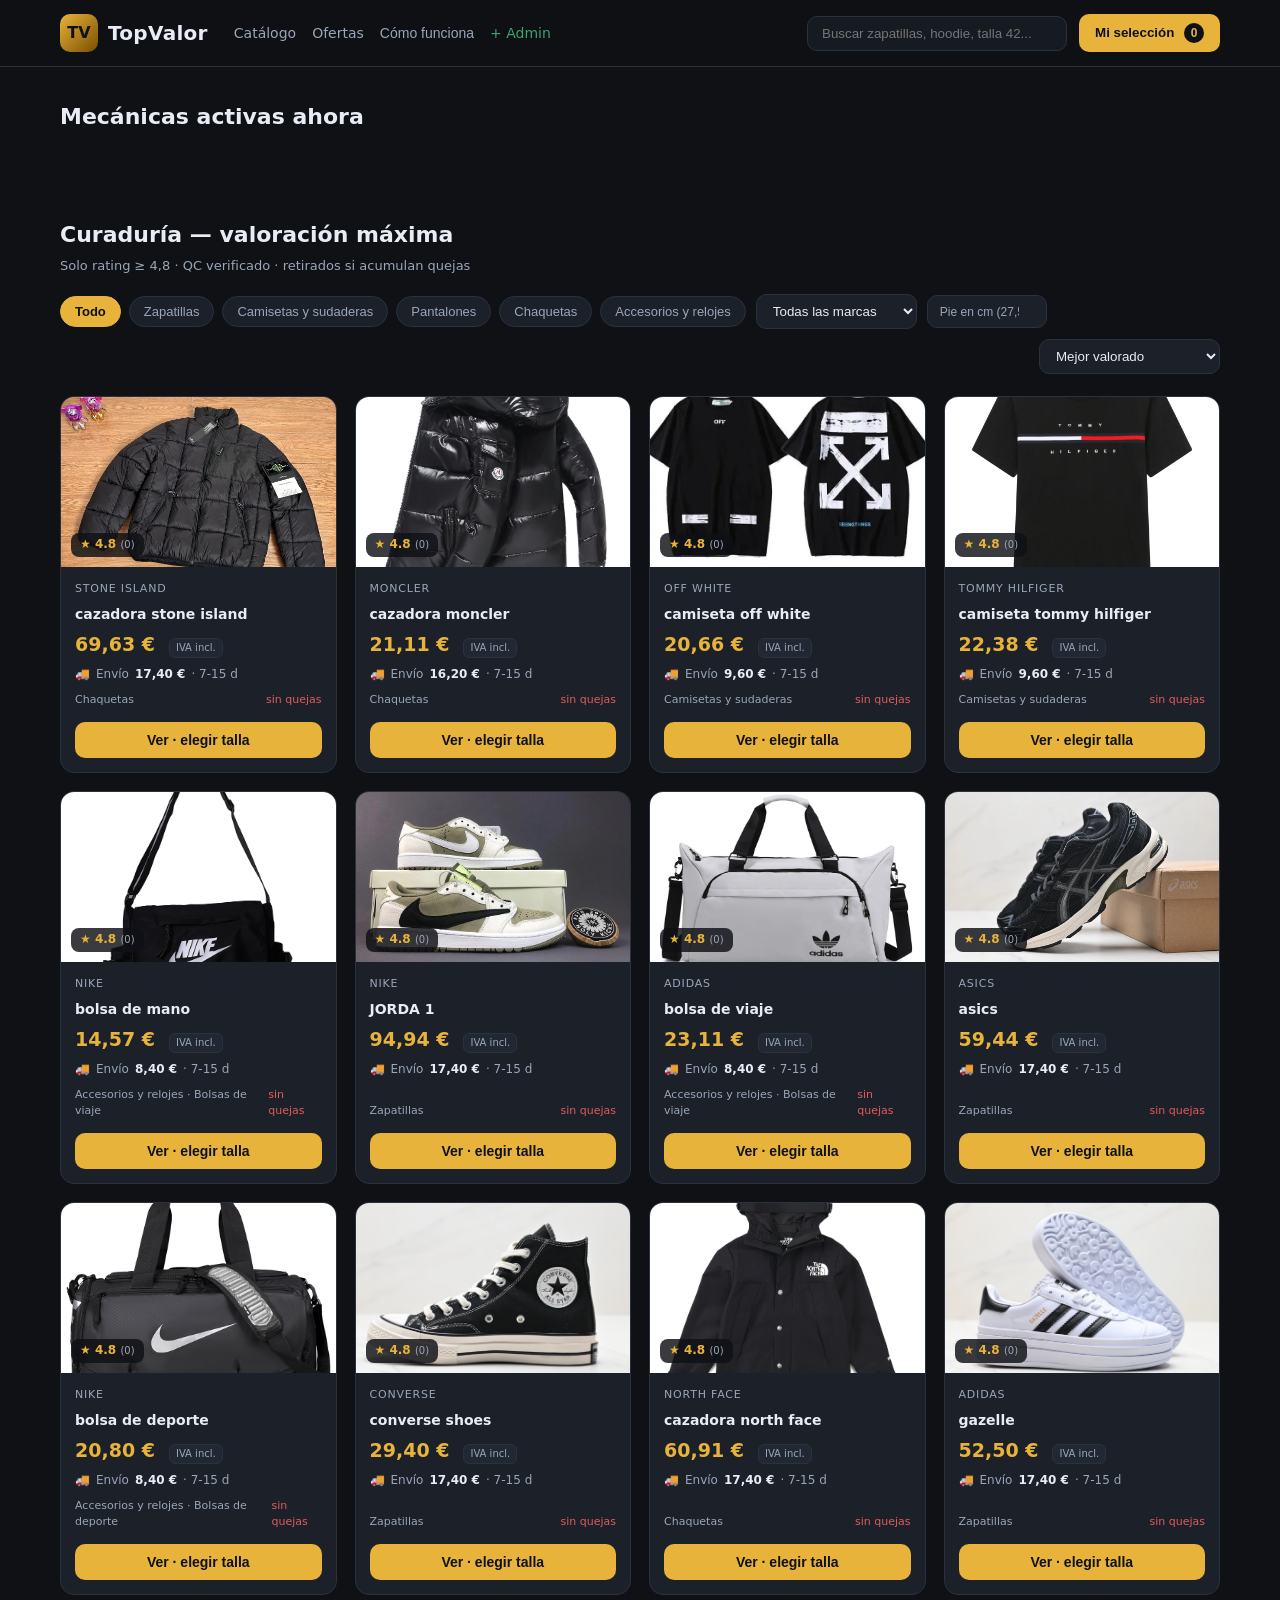
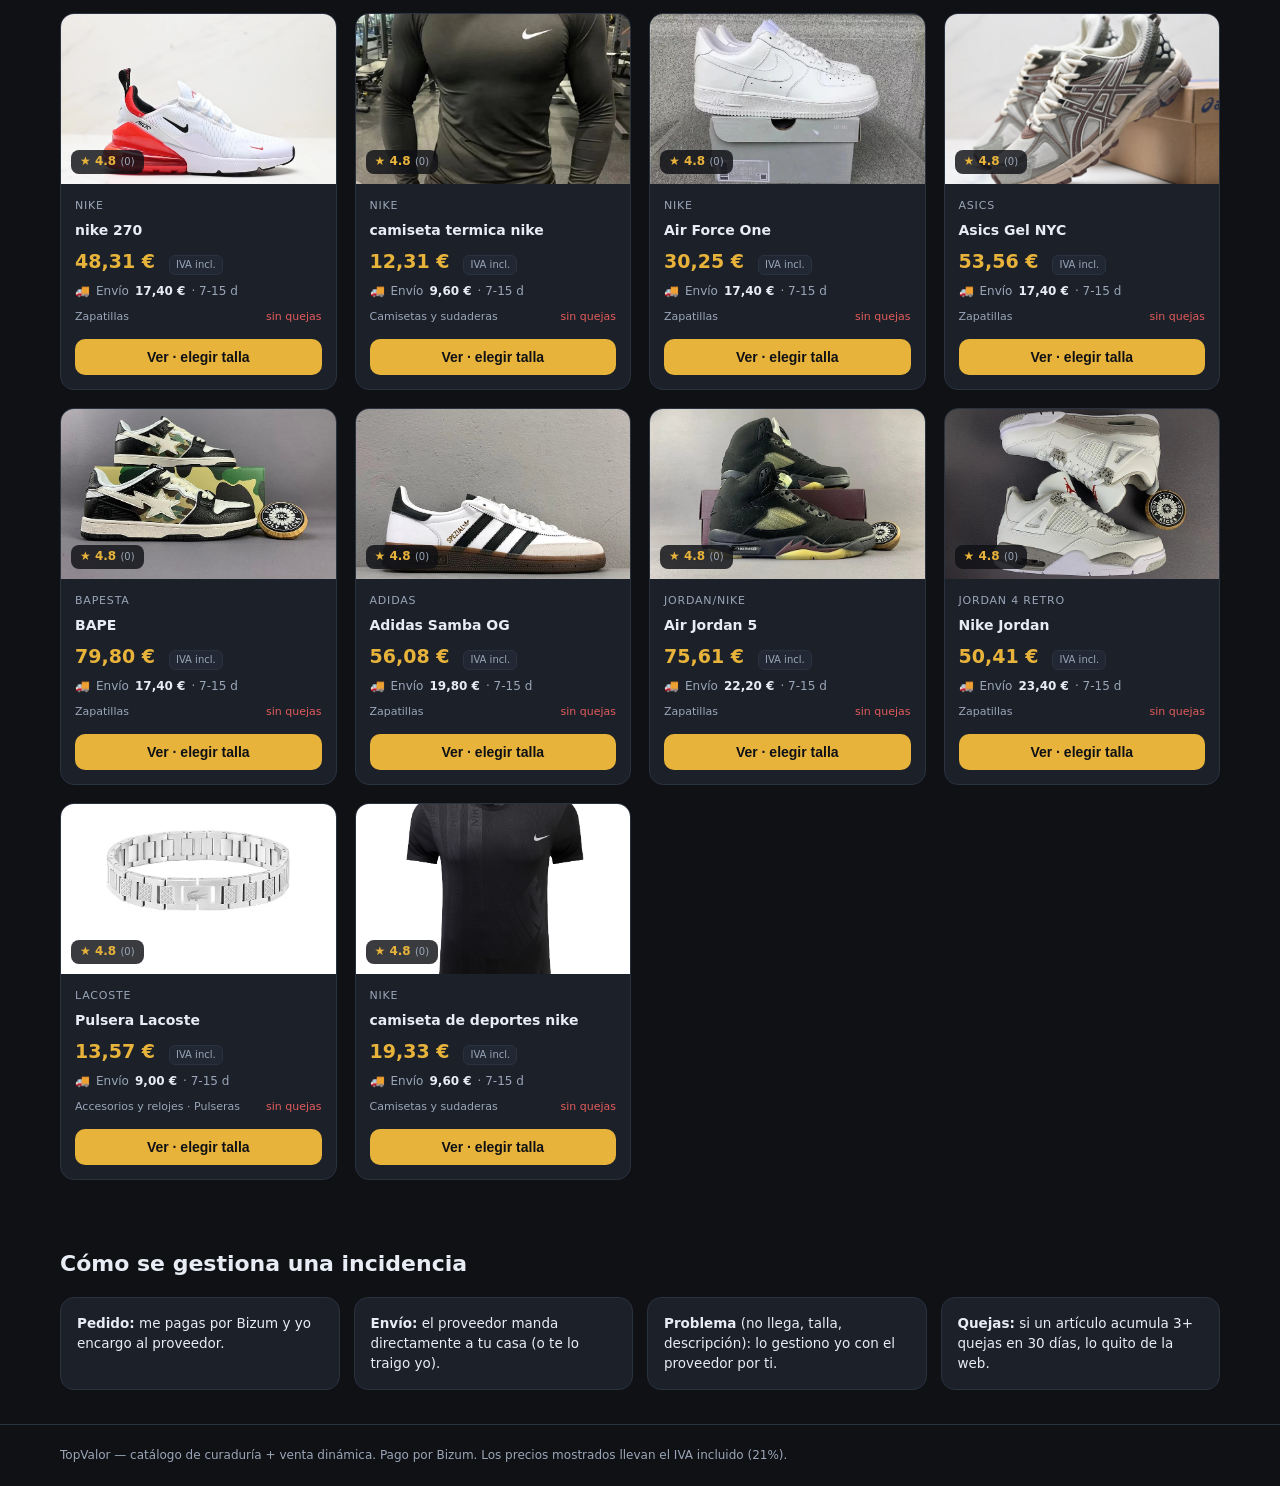
<file: index.html>
<!DOCTYPE html>
<html lang="es">
<head>
<meta charset="UTF-8">
<meta name="viewport" content="width=device-width, initial-scale=1.0">
<title>TopValor — Solo productos con valoración máxima</title>
<meta name="theme-color" content="#e8b33b">
<meta name="apple-mobile-web-app-capable" content="yes">
<meta name="apple-mobile-web-app-status-bar-style" content="black-translucent">
<link rel="manifest" href="manifest.json">
<link rel="icon" href="img/icon-192.svg" type="image/svg+xml">
<link rel="stylesheet" href="css/style.css">
<script>
  if ("serviceWorker" in navigator && location.protocol.startsWith("http")) {
    navigator.serviceWorker.register("sw.js").catch(function () {});
  }
</script>
</head>
<body>

<header class="site-header">
  <div class="container header-inner">
    <a class="brand" href="#"><span class="brand-mark">TV</span><span class="brand-name">TopValor</span></a>
    <nav class="main-nav">
      <a href="#catalogo">Catálogo</a>
      <a href="#ofertas">Ofertas</a>
      <button class="link-btn" data-open="how">Cómo funciona</button>
      <a href="admin.html" style="color:var(--green)">+ Admin</a>
    </nav>
    <div class="header-tools">
      <input id="searchBox" class="search-box" type="search" placeholder="Buscar zapatillas, hoodie, talla 42...">
      <button class="cart-btn" data-open="cart">Mi selección <span id="cartCount" class="cart-count">0</span></button>
    </div>
  </div>
</header>

<section id="ofertas" class="section">
  <div class="container">
    <h2 class="section-title">Mecánicas activas ahora</h2>
    <div class="deal-grid" id="dealGrid"></div>
  </div>
</section>

<section id="catalogo" class="section">
  <div class="container">
    <h2 class="section-title">Curaduría — valoración máxima
      <span class="section-sub">Solo rating &#8805; 4,8 · QC verificado · retirados si acumulan quejas</span>
    </h2>

    <div class="banner" id="retiredBanner" hidden>
      <strong>Artículo retirado</strong> por acumular quejas. Al llegar a 3+ quejas en 30 días, lo quito de la web.
    </div>

    <div class="filter-bar">
      <div class="filter-group" id="categoryFilters"></div>
      <div class="filter-group" id="subcatFilters" style="margin-left:0;margin-top:8px"></div>
      <select id="brandSelect" class="select filter-select" style="margin-left:0">
        <option value="">Todas las marcas</option>
      </select>
      <input id="sizeCmInput" class="filter-size" type="number" step="0.5" min="20" max="31" placeholder="Pie en cm (27,5)">
      <select id="sortSelect" class="select" style="margin-left:auto">
        <option value="rating">Mejor valorado</option>
        <option value="price-asc">Precio: menor a mayor</option>
        <option value="price-desc">Precio: mayor a menor</option>
        <option value="reviews">Más reseñado</option>
      </select>
    </div>

    <div class="product-grid" id="productGrid"></div>
    <div class="grid-empty" id="gridEmpty" hidden>No hay productos con esos filtros.</div>
  </div>
</section>

<section class="section">
  <div class="container">
    <h2 class="section-title">Cómo se gestiona una incidencia</h2>
    <ol class="how-grid">
      <li><strong>Pedido:</strong> me pagas por Bizum y yo encargo al proveedor.</li>
      <li><strong>Envío:</strong> el proveedor manda directamente a tu casa (o te lo traigo yo).</li>
      <li><strong>Problema</strong> (no llega, talla, descripción): lo gestiono yo con el proveedor por ti.</li>
      <li><strong>Quejas:</strong> si un artículo acumula 3+ quejas en 30 días, lo quito de la web.</li>
    </ol>
  </div>
</section>

<footer class="site-footer">
  <div class="container">
    <p>TopValor — catálogo de curaduría + venta dinámica. Pago por Bizum. Los precios mostrados llevan el IVA incluido (21%).</p>
  </div>
</footer>

<div class="modal-backdrop" id="modalBackdrop" hidden>
  <div class="modal" id="productModal" role="dialog" aria-modal="true"></div>
</div>

<div class="modal-backdrop" id="cartBackdrop" hidden>
  <div class="drawer" id="cartDrawer" role="dialog" aria-modal="true"></div>
</div>

<div class="modal-backdrop" id="howBackdrop" hidden>
  <div class="modal how-modal">
    <button class="modal-close" data-close="howBackdrop">&times;</button>
    <h3>Cómo funciona TopValor</h3>
    <ol>
      <li>Recorro y verifico proveedores de confianza y <strong>solo guardo productos con valoración máxima</strong> y QC verificado.</li>
      <li>Esos productos se agrupan por <strong>categoría</strong>, con talla real en cm y <strong>precio final con IVA</strong>.</li>
      <li>Tú eliges producto y talla: te sale un <strong>resumen con el precio total</strong> y mi Bizum.</li>
      <li>Me pagas por <strong>Bizum (o en mano)</strong> y yo hago el pedido al proveedor con tu talla y dirección.</li>
      <li>El proveedor envía <strong>directo a tu casa</strong> (o te lo traigo yo mismo si eres de mi zona).</li>
      <li>Si algo no llega o no es tu talla, lo arreglamos <strong>juntos</strong> con el proveedor.</li>
    </ol>
  </div>
</div>

<div class="modal-backdrop" id="lbBackdrop" hidden>
  <div class="lightbox" id="lightbox">
    <button class="modal-close" data-close="lbBackdrop">&times;</button>
    <button class="lb-nav lb-prev" id="lbPrev" aria-label="Foto anterior">&#10094;</button>
    <figure class="lb-frame">
      <img id="lbImg" class="lb-img" alt="">
      <figcaption id="lbCap"></figcaption>
    </figure>
    <button class="lb-nav lb-next" id="lbNext" aria-label="Siguiente foto">&#10095;</button>
  </div>
</div>

<div id="toast" class="toast" hidden></div>

<script src="js/data.js?v=20260920k"></script>
<script src="js/app.js?v=20260920o"></script>
</body>
</html>
</file>
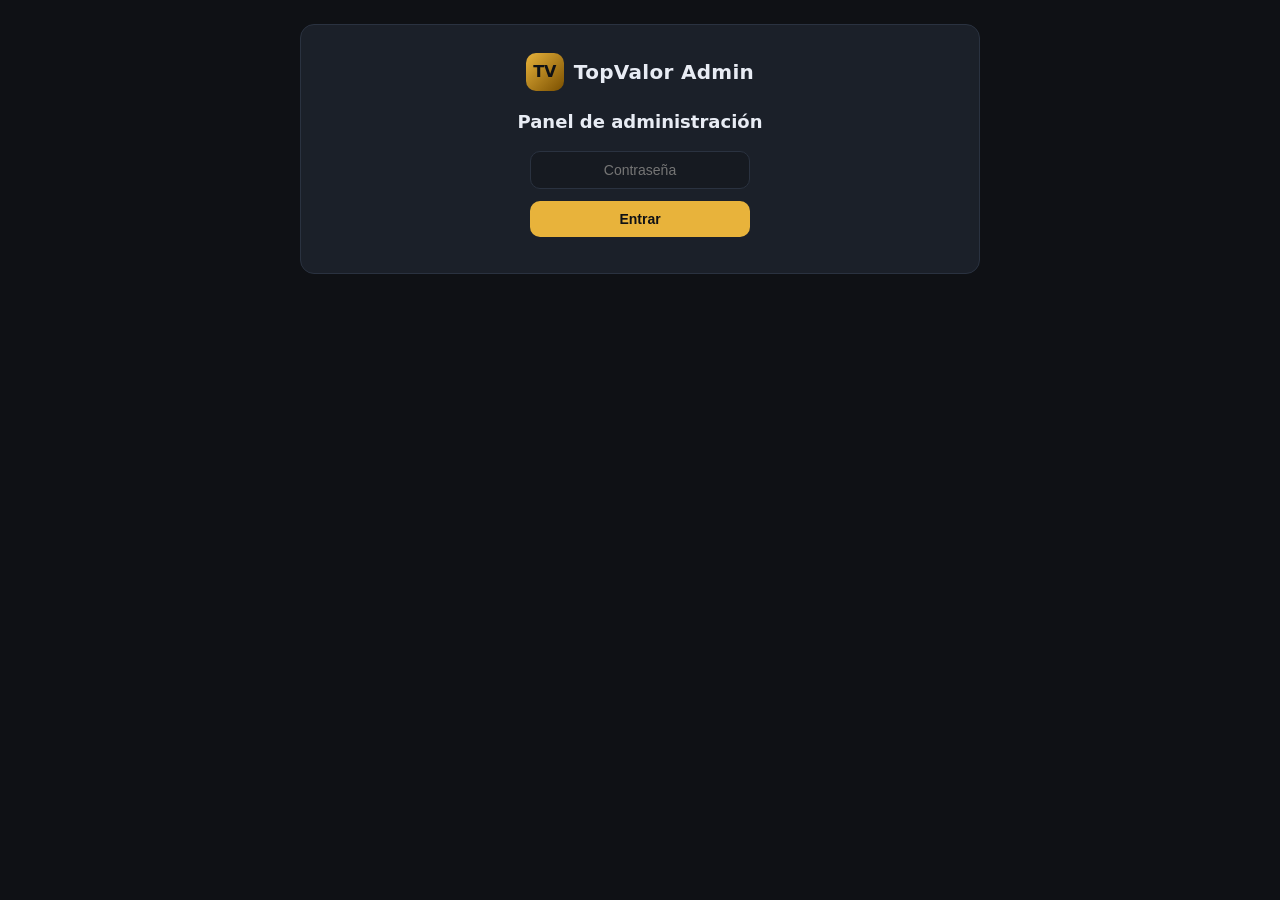
<file: admin.html>
<!DOCTYPE html>
<html lang="es">
<head>
<meta charset="UTF-8">
<meta name="viewport" content="width=device-width, initial-scale=1.0">
<title>TopValor — Panel de administración</title>
<link rel="stylesheet" href="css/style.css?v=20260919">
<style>
  body{background:#0f1115}
  .admin-wrap{max-width:720px;margin:0 auto;padding:24px 20px}
  .admin-title{font-size:22px;font-weight:800;margin-bottom:6px}
  .admin-sub{font-size:13px;color:var(--muted);margin-bottom:24px}
  .login-box{background:var(--card);border:1px solid var(--line);border-radius:var(--radius);padding:28px;text-align:center}
  .login-box h2{margin-bottom:16px;font-size:18px}
  .login-box input{background:var(--bg2);border:1px solid var(--line);color:var(--text);border-radius:10px;padding:10px 14px;width:220px;font-size:14px;outline:none;text-align:center}
  .login-box input:focus{border-color:var(--accent)}
  .login-box .btn{margin-top:12px;width:220px}
  .form-card{background:var(--card);border:1px solid var(--line);border-radius:var(--radius);padding:22px;margin-bottom:18px}
  .form-card h3{font-size:16px;margin-bottom:14px}
  .field{margin-bottom:14px}
  .field label{display:block;font-size:12px;color:var(--muted);margin-bottom:5px;font-weight:600}
  .field input,.field select,.field textarea{width:100%;background:var(--bg2);border:1px solid var(--line);color:var(--text);border-radius:8px;padding:9px 12px;font-size:13px;outline:none}
  .field input:focus,.field select:focus,.field textarea:focus{border-color:var(--accent)}
  .field textarea{resize:vertical;min-height:60px}
  .field-row{display:grid;grid-template-columns:1fr 1fr;gap:12px}
  .field-row-3{display:grid;grid-template-columns:1fr 1fr 1fr;gap:12px}
  .calc-box{background:#0b0e13;border-radius:10px;padding:14px;margin:14px 0;font-size:13px}
  .calc-box .calc-line{display:flex;justify-content:space-between;padding:4px 0}
  .calc-box .calc-total{border-top:1px solid var(--line);padding-top:8px;margin-top:6px;font-weight:800;color:var(--accent);font-size:15px}
  .size-tags{display:flex;flex-wrap:wrap;gap:6px;margin-top:6px}
  .size-tag{background:var(--bg2);border:1px solid var(--line);border-radius:8px;padding:4px 10px;font-size:12px;display:flex;align-items:center;gap:4px}
  .size-tag button{background:none;border:none;color:var(--accent2);cursor:pointer;font-size:14px;line-height:1}
  .img-preview{width:100%;max-height:200px;object-fit:cover;border-radius:10px;border:1px solid var(--line);margin-top:8px;display:none}
  .img-row{display:flex;gap:10px;align-items:flex-end}
  .img-row .field{flex:1}
  .prod-list{margin-top:20px}
  .prod-item{display:flex;gap:12px;align-items:center;background:var(--bg2);border:1px solid var(--line);border-radius:10px;padding:12px;margin-bottom:8px}
  .prod-item .pi-img{width:50px;height:50px;border-radius:8px;object-fit:cover;background:var(--card2);flex-shrink:0}
  .prod-item .pi-info{flex:1;font-size:13px}
  .prod-item .pi-info b{display:block;margin-bottom:2px}
  .prod-item .pi-actions{display:flex;gap:6px}
  .prod-item .pi-actions button{background:none;border:1px solid var(--line);color:var(--muted);border-radius:8px;padding:5px 10px;font-size:12px;cursor:pointer}
  .prod-item .pi-actions button:hover{border-color:var(--accent);color:var(--text)}
  .prod-item .pi-actions .del{border-color:var(--accent2);color:var(--accent2)}
  .price-table{width:100%;border-collapse:collapse;font-size:12px}
  .price-table th,.price-table td{padding:8px 6px;border-bottom:1px solid var(--line);text-align:left;vertical-align:middle}
  .price-table th{color:var(--muted);font-size:11px;text-transform:uppercase;letter-spacing:.5px}
  .price-table input{width:92px;background:var(--bg2);border:1px solid var(--line);color:var(--text);border-radius:8px;padding:6px 8px;font-size:12px}
  .price-table .sale{color:var(--accent);font-weight:700;white-space:nowrap}
  .price-table .st-changed{color:var(--accent);font-weight:700}
  .price-table .st-same{color:var(--muted)}
  .action-bar{display:flex;gap:10px;flex-wrap:wrap;margin-top:16px}
  .action-bar .btn{flex:1;min-width:140px}
  .hidden{display:none!important}
  .status{font-size:12px;color:var(--green);margin-top:8px}
  .sup-chip{display:inline-flex;align-items:center;gap:4px;padding:4px 10px;border-radius:999px;border:1px solid var(--line);font-size:12px;cursor:pointer;background:var(--bg2);color:var(--muted)}
  .sup-chip.active{background:var(--accent);color:#0f1115;border-color:var(--accent);font-weight:600}
  .color-tag{display:inline-flex;align-items:center;gap:8px;background:var(--bg2);border:1px solid var(--line);border-radius:10px;padding:4px 4px 4px 6px;font-size:12px}
  .color-tag img{width:40px;height:40px;border-radius:7px;object-fit:cover;border:1px solid var(--line);background:#000}
  .color-tag span{max-width:140px;overflow:hidden;text-overflow:ellipsis;white-space:nowrap}
  .color-tag button{background:none;border:none;color:var(--accent2);cursor:pointer;font-size:14px;line-height:1;padding:0 4px}
</style>
</head>
<body>
<div class="admin-wrap" id="app">

  <!-- LOGIN -->
  <div id="loginView">
    <div class="login-box">
      <div class="brand" style="justify-content:center;margin-bottom:18px"><span class="brand-mark">TV</span><span class="brand-name">TopValor Admin</span></div>
      <h2>Panel de administración</h2>
      <input id="pwInput" type="password" placeholder="Contraseña">
      <br><button class="btn btn-primary" id="loginBtn">Entrar</button>
      <p id="loginErr" style="color:var(--accent2);font-size:12px;margin-top:8px"></p>
    </div>
  </div>

  <!-- ADMIN PANEL -->
  <div id="adminView" class="hidden">
    <div class="admin-title">Panel de administración</div>
    <div class="admin-sub">Añade, edita o quita productos de tu app. Se guardan en tu navegador.</div>
    <div id="guideBar"></div>

    <!-- NEW PRODUCT FORM -->
    <div class="form-card" id="formCard">
      <h3 id="formTitle">Nuevo producto</h3>
      <p style="font-size:11px;color:var(--muted);margin:-8px 0 14px">Obligatorio: <b>nombre</b>, <b>marca</b>, <b>proveedor</b> y <b>precio de compra</b>. El resto tiene valor por defecto. Rutas de imagen: empiezan por <code>imagenes/</code>.</p>

      <div class="field">
        <label>Nombre del producto</label>
        <input id="fName" placeholder="ej. Nike Dunk Low Panda">
      </div>

      <div class="field-row">
        <div class="field"><label>Marca</label><input id="fBrand" placeholder="ej. Nike"></div>
        <div class="field"><label>Categoría</label>
          <select id="fCat">
            <option value="shoes">Zapatillas</option>
            <option value="top">Camisetas y sudaderas</option>
            <option value="bottom">Pantalones</option>
            <option value="outer">Chaquetas</option>
            <option value="acc">Accesorios y relojes</option>
          </select>
        </div>
        <div class="field"><label>Categoría específica (opcional)</label>
          <select id="fSubcat">
            <option value="">Sin subcategoría</option>
            <option value="bracelets">Pulseras</option>
            <option value="bags">Bolsas de deporte</option>
            <option value="travelbags">Bolsas de viaje</option>
            <option value="watches">Relojes</option>
            <option value="caps">Gorras</option>
          </select>
        </div>
      </div>

      <div class="field-row">
        <label>Proveedor</label>
        <div id="fSupChips"></div>
        <p style="font-size:11px;color:var(--muted);margin:6px 0 0">El envío a España se estima con la tarifa del proveedor (líneas sin aduana/IOSS): <b>base fija + X €/kg</b>. Enviamos directo a tu casa; comprando 2+ artículos del mismo proveedor se consolidan y el envío baja por unidad.</p>
      </div>

      <div class="field">
        <label>Enlace del artículo en el proveedor</label>
        <input id="fSupLink" placeholder="Pega aquí la URL de la ficha en Hipobuy (ej. https://hipobuy.com/product/...)">
        <p style="font-size:11px;color:var(--muted);margin:6px 0 0">Se guarda con el producto y aparece en el resumen del pedido para que puedas encargarlo sin buscar el modelo.</p>
      </div>

      <div class="field">
        <label>Descripción</label>
        <textarea id="fNote" placeholder="Detalles del producto..."></textarea>
      </div>

      <!-- IMAGE -->
      <div class="field">
        <label>Imagen del producto</label>
        <div class="img-row">
          <div class="field" style="margin:0"><input id="fImgUrl" placeholder="Ruta en el repo, ej. imagenes/zapatillas/Nike/Jordan 5/01.jpg"></div>
          <button class="btn btn-green" id="dlImgBtn" style="flex:0;min-width:auto;padding:9px 14px">Descargar</button>
        </div>
        <p style="font-size:11px;color:var(--green);margin:6px 0"><b>Cómo hacerlo bien:</b> 1) sube las fotos con «Subir fotos al repo» (más abajo), 2) escribe aquí la ruta que ha quedado, ej. <code style="color:var(--green)">imagenes/zapatillas/Nike/Jordan 5/01.jpg</code>.</p>
        <p style="font-size:11px;color:var(--accent2);margin:4px 0">⚠️ «Descargar» y subir un archivo <b>incrustan la foto en el producto</b> (base64): sirve para previsualizar, pero engorda el catálogo y bloquea «Publicar en GitHub». Evítalo.</p>
        <input type="file" id="fImgFile" accept="image/*" style="color:var(--muted);font-size:12px;width:100%">
        <img id="fImgPreview" class="img-preview">
        <p style="font-size:11px;color:var(--muted);margin-top:4px">La ruta debe empezar por <code>imagenes/</code> y la foto ya debe estar subida a GitHub (con «Subir fotos al repo» o copiada en tu carpeta del proyecto).</p>
      </div>

      <!-- COLORS -->
      <div class="field">
        <label>Colores / fotos disponibles (opcional)</label>
        <p style="font-size:11px;color:var(--muted);margin:0 0 8px">Añade las fotos de los colores del modelo (como salen en la web del agente). El cliente las verá en la ficha y elegirá tocando la foto.</p>
        <div class="img-row">
          <div class="field" style="margin:0"><input id="fColorNum" placeholder="Nº / nombre (ej. 2153)"></div>
          <div class="field" style="margin:0"><input id="fColorImg" placeholder="Ruta en el repo, ej. imagenes/zapatillas/Nike/Jordan 5/02.jpg"></div>
          <button class="btn btn-green" id="addColorBtn" style="flex:0;min-width:auto;padding:9px 14px">+ Añadir</button>
        </div>
        <p style="font-size:11px;color:var(--muted);margin:6px 0">O sube la foto guardada (captura, imagen recibida por WhatsApp):</p>
        <input type="file" id="fColorFile" accept="image/*" style="color:var(--muted);font-size:12px;width:100%">
        <div class="size-tags" id="colorTags" style="margin-top:8px"></div>
        <p style="font-size:11px;color:var(--muted);margin-top:6px">Deja vacío si el producto solo tiene un color. En cada foto usa la ruta del archivo ya subido al repo (<code>imagenes/...</code>). Incrustar/«Descargar» pesa mucho y bloquea la publicación.</p>
      </div>

      <!-- PRICING -->
      <div class="field-row-3">
        <div class="field"><label>Precio de compra (€)</label><input id="fCost" type="number" step="0.01" placeholder="29.50"></div>
        <div class="field"><label>Margen (%)</label><input id="fMargin" type="number" step="1" value="15" placeholder="15"></div>
        <div class="field"><label>Envío fijo (€) · vacío = se estima</label><input id="fShip" type="number" step="0.01" placeholder="deja en blanco"></div>
      </div>
      <div class="field-row-3">
        <div class="field"><label>Peso estimado (gramos)</label><input id="fWeight" type="number" step="10" placeholder="1000"></div>
        <div class="field" style="grid-column:span 2"><p style="font-size:11px;color:var(--muted);margin:22px 0 0">Peso apróx. con caja: zapatilla ·1000 g · sudadera ·600 g · camiseta ·350 g · pantalón ·700 g · chaqueta ·900 g · pulsera/reloj ·250 g.</p></div>
      </div>

      <div class="calc-box" id="calcBox">
        <div class="calc-line"><span>Coste compra</span><span id="calcCost">0,00 €</span></div>
        <div class="calc-line"><span>Margen (15%)</span><span id="calcMargin">0,00 €</span></div>
        <div class="calc-line"><span>Subtotal + margen</span><span id="calcSub">0,00 €</span></div>
        <div class="calc-line"><span>IVA (21%)</span><span id="calcIva">0,00 €</span></div>
        <div class="calc-line calc-total"><span>Precio al cliente (IVA incl.)</span><span id="calcTotal">0,00 €</span></div>
        <div class="calc-line"><span>+ Envío fijo (si lo rellenas)</span><span id="calcShip">0,00 €</span></div>
        <div class="calc-line" style="color:var(--muted)"><span>· o envío estimado por peso/proveedor (si lo dejas vacío)</span><span id="calcShipEst">0,00 €</span></div>
        <div class="calc-line calc-total" style="color:var(--green)"><span>Total que paga el cliente</span><span id="calcGrand">0,00 €</span></div>
      </div>

      <!-- SIZES -->
      <div class="field">
        <label>Tallas</label>
        <div class="field-row" style="margin-bottom:8px">
          <label class="sup-chip" style="cursor:pointer;padding:8px 12px">
            <input type="radio" name="sizeMode" value="auto" checked style="margin-right:6px;accent-color:var(--accent)">
            Estándar de la categoría (todas)
          </label>
          <label class="sup-chip" style="cursor:pointer;padding:8px 12px">
            <input type="radio" name="sizeMode" value="manual" style="margin-right:6px;accent-color:var(--accent)">
            Elijo yo las tallas
          </label>
        </div>
        <div id="manualSizes">
          <div class="field-row">
            <div class="field" style="margin:0"><input id="fSizeInput" placeholder="ej. 42 (EU) o M o 27,5cm"></div>
            <button class="btn btn-ghost" id="addSizeBtn" style="flex:0;min-width:auto;padding:9px 14px">+ Añadir</button>
          </div>
          <div class="size-tags" id="sizeTags"></div>
        </div>
        <p style="font-size:11px;color:var(--muted);margin-top:6px">Recomendado: "Estándar". Zapatillas → EU 39-46, camisetas/sudaderas → S-XXL, pantalones → cintura 72-92. El cliente elige con el asistente en cm.</p>
      </div>

      <!-- DEAL TYPE -->
      <div class="field-row">
        <div class="field"><label>Mecánica de venta</label>
          <select id="fDeal">
            <option value="none">Normal</option>
            <option value="flash">Flash (cuenta atrás)</option>
            <option value="pricedrop">Precio bajando</option>
            <option value="earlybird">Early bird</option>
            <option value="fastpay">Bono rápido</option>
          </select>
        </div>
        <div class="field" id="flashFields" style="display:none">
          <label>Unidades flash / Tiempo (min)</label>
          <div class="field-row" style="gap:6px">
            <input id="fFlashQty" type="number" value="3" min="1" placeholder="3">
            <input id="fFlashMin" type="number" value="5" min="1" placeholder="5">
          </div>
        </div>
      </div>

      <div class="action-bar">
        <button class="btn btn-primary" id="saveBtn">Publicar producto</button>
        <button class="btn btn-ghost" id="cancelBtn">Cancelar</button>
      </div>
      <div id="formStatus" class="status"></div>
    </div>

    <!-- PRODUCT LIST -->
    <div class="form-card" id="secList">
      <h3>Mis productos (<span id="prodCount">0</span>)</h3>
      <div id="prodList" class="prod-list"><p style="color:var(--muted);font-size:13px">Aún no hay productos personalizados.</p></div>
    </div>

    <!-- PEDIDOS -->
    <div class="form-card" id="secOrders">
      <h3>Pedidos de clientes (<span id="ordCount">0</span>)</h3>
      <p style="font-size:12px;color:var(--muted);margin-bottom:12px">Pega aquí el mensaje que te manda el cliente (el «TOP VALOR - PEDIDO») y parsea. Obtienes cada artículo con su botón «Abrir en Hipobuy» (la ficha exacta del encargo), la ficha de envío para pegarla, la cantidad editable y la nota de caja/sin caja. <b>Solo lo ves tú: el cliente nunca ve Hipobuy.</b></p>
      <div class="field" style="margin-bottom:8px">
        <label>Mensaje del cliente</label>
        <textarea id="ordRaw" rows="9" placeholder="TOP VALOR - PEDIDO&#10;1. bolsa de viaje · 23,11 €&#10;..."></textarea>
      </div>
      <div class="action-bar" style="flex-wrap:wrap">
        <button class="btn btn-primary" id="ordParseBtn">Parsear pedido</button>
        <button class="btn btn-ghost" id="ordClearBtn">Vaciar campo</button>
      </div>
      <div id="ordStatus" class="status" style="margin-top:6px"></div>
      <div id="ordFilter" style="display:flex;gap:6px;flex-wrap:wrap;align-items:center;margin-top:10px"></div>
      <div id="ordList" style="margin-top:10px"></div>
    </div>

    <!-- PRICE REVIEW -->
    <div class="form-card" id="secPrices">
      <h3>Revisar precios</h3>
      <p style="font-size:12px;color:var(--muted);margin-bottom:12px">Comprueba el coste de cada artículo. Abre el enlace del proveedor, pon el <b>coste nuevo</b> (o déjalo igual) y guarda: el precio de venta se recalcula solo con tu margen (15% + IVA).</p>
      <div class="action-bar" style="flex-wrap:wrap">
        <button class="btn btn-primary" id="checkBtn">🔍 Revisar precios</button>
        <button class="btn btn-ghost" id="checkSaveBtn" style="display:none">Guardar cambios</button>
        <button class="btn btn-green" id="checkPubBtn" style="display:none">Publicar en GitHub</button>
      </div>
      <div id="checkArea" style="margin-top:14px"></div>
      <div id="checkStatus" class="status" style="margin-top:6px"></div>
    </div>

    <!-- UPLOAD PHOTOS -->
    <div class="form-card" id="secUp">
      <h3>Subir fotos al repositorio</h3>
      <p style="font-size:12px;color:var(--muted);margin-bottom:12px">Sube las fotos a una carpeta de <code>imagenes/...</code> del repo (equivale a <code>git add/commit/push</code>, por la API). Luego usa exactamente esas rutas en «Imagen del producto» y en los colores. <b>Publicar solo sube el JSON, no las fotos: este botón es el que sube las fotos.</b></p>
      <div class="field"><label>Carpeta destino (ruta relativa, sin C: ni tienda/)</label><input id="upFolder" placeholder="imagenes/zapatillas/Nike/Jordan 5"></div>
      <p style="font-size:11px;color:var(--muted);margin:-6px 0 10px">Pega la ruta relativa dentro del repo: empieza por <code>imagenes/</code>. <b>No</b> pegues la ruta del PC (C:/Usuarios/...) aunque empiece con <code>C:</code>.</p>
      <div class="field"><label>Fotos (selecciona varias a la vez)</label><input type="file" id="upFiles" accept="image/*" multiple style="color:var(--muted);font-size:12px;width:100%"></div>
      <div class="action-bar" style="flex-wrap:wrap">
        <button class="btn btn-green" id="upBtn">Subir fotos al repo</button>
      </div>
      <div id="upStatus" class="status" style="margin-top:6px"></div>
      <p style="font-size:11px;color:var(--muted);margin-top:6px">Usa el mismo token/usuario/repo de la tarjeta de abajo. Si el archivo ya existe se reemplaza. Los espacios del nombre se cambian por «_».</p>
    </div>

    <!-- EXPORT / IMPORT / PUBLISH -->
    <div class="form-card" id="secPub">
      <h3>Publicar en la web (GitHub Pages)</h3>
      <p style="font-size:12px;color:var(--muted);margin-bottom:12px">Con un solo clic sube tus productos a <code>data/productos.json</code> del repositorio y la web queda actualizada en segundos (sin necesidad de <code>subir.bat</code>).</p>
      <div class="action-bar" style="flex-wrap:wrap">
        <button class="btn btn-green" id="publishBtn">Publicar en GitHub ahora</button>
        <button class="btn btn-ghost" id="exportBtn">Exportar JSON → data/productos.json</button>
        <button class="btn btn-ghost" id="importBtn">Importar JSON</button>
        <button class="btn btn-ghost" id="syncBtn" title="Fusiona: añade el catálogo publicado (el repo manda si hay duplicados) y conserva tus productos nuevos sin publicar. Pulsa antes de publicar para no perder nada.">Sincronizar con repo</button>
        <input type="file" id="importFile" accept=".json" class="hidden">
      </div>
      <div style="margin-top:10px;display:grid;gap:6px">
        <div style="font-size:12px;color:var(--muted)">Token GitHub (gratis <a style="color:var(--accent)" href="https://github.com/settings/tokens" target="_blank">aquí</a>) · Usuario · Repo</div>
        <div style="display:flex;gap:8px;flex-wrap:wrap">
          <input id="ghToken" type="password" placeholder="ghp_..." style="flex:2 1 180px">
          <input id="ghUser" value="Miguelgc71" placeholder="tu-usuario" style="flex:1 1 110px">
          <input id="ghRepo" value="topvalor" placeholder="topvalor" style="flex:1 1 110px">
        </div>
        <p style="font-size:11px;color:var(--muted)">Se guardan en tu navegador (no en el repositorio). El token necesita el permiso <b>repo</b>.</p>
      </div>
      <div id="exportStatus" class="status" style="margin-top:6px"></div>
      <p style="font-size:11px;color:var(--muted);margin-top:6px">Protección: se bloquea si hay fotos incrustadas (base64) o el catálogo supera 300 KB, y se avisa si la publicación eliminaría productos que ya están en la web.</p>
    </div>

    <!-- QUICK STATS -->
    <div class="form-card" id="secStats">
      <h3>Resumen</h3>
      <div id="statsBox" style="font-size:13px;color:var(--muted)">Cargando...</div>
    </div>

    <p style="text-align:center;margin-top:20px"><a href="index.html" style="color:var(--accent);font-size:13px">Ver la tienda →</a></p>
  </div>
</div>

<input type="file" id="ordBackupFile" accept=".json" style="display:none">

<div class="modal-backdrop" id="incBackdrop" hidden>
  <div class="modal" id="incModal" style="max-width:540px" role="dialog" aria-modal="true"></div>
</div>

<script src="js/data.js?v=20260920k"></script>
<script src="js/admin.js?v=20260925ad"></script>
</body>
</html>
</file>
<file: css/style.css>
:root{
  --bg:#0f1115; --bg2:#161a21; --card:#1b2029; --card2:#212834;
  --line:#2a3240; --text:#e8ecf4; --muted:#9aa6b8; --accent:#e8b33b;
  --accent2:#e25b5b; --green:#3fa36b; --blue:#5b8def;
  --radius:14px; --shadow:0 12px 30px rgba(0,0,0,.35);
}
*{margin:0;padding:0;box-sizing:border-box}
html{scroll-behavior:smooth}
body{font-family:"Segoe UI",system-ui,-apple-system,sans-serif;background:var(--bg);color:var(--text);line-height:1.45}
a{color:inherit}
code{background:#0b0e13;padding:2px 6px;border-radius:6px;color:var(--accent)}
.container{max-width:1200px;margin:0 auto;padding:0 20px}
.container-horizon{max-width:1200px;margin:0 auto;padding:0 20px}

.site-header{position:sticky;top:0;z-index:50;background:rgba(15,17,21,.92);backdrop-filter:blur(8px);border-bottom:1px solid var(--line)}
.header-inner{display:flex;align-items:center;gap:18px;padding:14px 20px;max-width:1200px;margin:0 auto}
.brand{display:flex;align-items:center;gap:10px;text-decoration:none;font-weight:800}
.brand-mark{display:grid;place-items:center;width:38px;height:38px;border-radius:10px;background:linear-gradient(135deg,var(--accent),#7a4f00);color:#0f1115;font-weight:900}
.brand-name{font-size:20px;letter-spacing:.3px}
.main-nav{display:flex;gap:16px;align-items:center;margin-left:8px}
.main-nav a,.link-btn{color:var(--muted);text-decoration:none;font-size:14px;background:none;border:none;cursor:pointer}
.main-nav a:hover,.link-btn:hover{color:var(--text)}
.header-tools{margin-left:auto;display:flex;gap:12px;align-items:center}
.search-box{background:var(--bg2);border:1px solid var(--line);color:var(--text);border-radius:10px;padding:9px 14px;width:260px;outline:none}
.search-box:focus{border-color:var(--accent)}
.cart-btn{background:var(--accent);color:#0f1115;border:none;border-radius:10px;padding:9px 16px;font-weight:700;cursor:pointer;position:relative}
.cart-count{display:inline-grid;place-items:center;min-width:20px;height:20px;border-radius:50%;background:#0f1115;color:var(--accent);font-size:12px;margin-left:6px;padding:0 4px}

.section{padding:34px 0}
.section-alt{background:var(--bg2);border-top:1px solid var(--line);border-bottom:1px solid var(--line)}
.section-title{font-size:22px;margin-bottom:18px;display:flex;flex-direction:column;gap:6px}
.section-sub{font-size:13px;color:var(--muted);font-weight:400}

.deal-grid{display:grid;grid-template-columns:repeat(auto-fit,minmax(300px,1fr));gap:16px}
.deal-card{border:1px solid var(--line);border-radius:var(--radius);padding:18px;background:linear-gradient(135deg,var(--card),var(--card2));position:relative;overflow:hidden}
.deal-card .deal-type{font-size:11px;text-transform:uppercase;letter-spacing:1px;color:var(--accent);font-weight:700}
.deal-card .deal-title{font-size:17px;font-weight:700;margin:6px 0 4px}
.deal-card .deal-desc{font-size:13px;color:var(--muted);margin-bottom:12px}
.countdown{display:flex;gap:8px;margin:8px 0}
.cd-box{background:#0b0e13;border-radius:8px;padding:6px 10px;text-align:center;min-width:52px}
.cd-box b{display:block;font-size:18px;font-variant-numeric:tabular-nums}
.cd-box span{font-size:10px;color:var(--muted);text-transform:uppercase}
.countdown-live{font-size:11px;color:var(--green);font-weight:700;margin-top:8px}

.filter-bar{display:flex;flex-wrap:wrap;gap:10px;align-items:center;margin-bottom:22px}
.filter-group{display:flex;gap:8px;flex-wrap:wrap}
.chip{border:1px solid var(--line);background:var(--card);color:var(--muted);border-radius:999px;padding:7px 14px;font-size:13px;cursor:pointer;transition:.15s}
.chip:hover{color:var(--text)}
.chip.active{background:var(--accent);color:#0f1115;border-color:var(--accent);font-weight:600}
.select{background:var(--card);border:1px solid var(--line);color:var(--text);border-radius:10px;padding:8px 12px;margin-left:auto;outline:none}
.filter-select{margin-left:0;max-width:170px}
.filter-size{background:var(--card);border:1px solid var(--line);color:var(--text);border-radius:10px;padding:8px 12px;width:120px;outline:none}
.filter-size::placeholder{color:var(--muted);font-size:12px}
.filter-size:focus{border-color:var(--accent)}

.product-grid{display:grid;grid-template-columns:repeat(auto-fill,minmax(248px,1fr));gap:18px}
.grid-empty{color:var(--muted);padding:40px;text-align:center}

.product-card{border:1px solid var(--line);background:var(--card);border-radius:var(--radius);overflow:hidden;display:flex;flex-direction:column;transition:transform .15s,box-shadow .15s;cursor:pointer}
.product-card:hover{transform:translateY(-4px);box-shadow:var(--shadow)}
.pa-co{position:relative;height:170px;display:grid;place-items:center}
.pa-co .mono{font-size:52px;font-weight:900;color:rgba(255,255,255,.92);letter-spacing:1px;text-shadow:0 4px 14px rgba(0,0,0,.35)}
.pa-badges{position:absolute;top:10px;left:10px;right:10px;display:flex;justify-content:space-between;gap:6px}
.supplier-badge{background:rgba(15,17,21,.8);color:#fff;border-radius:8px;padding:3px 9px;font-size:11px;font-weight:700;backdrop-filter:blur(4px)}
.deal-badge{background:rgba(226,91,91,.92);border-radius:8px;padding:3px 9px;font-size:11px;font-weight:800;color:#fff}
.deal-badge.warn{background:rgba(232,179,59,.95);color:#0f1115}
.rating-tag{position:absolute;bottom:10px;left:10px;background:rgba(15,17,21,.82);border-radius:8px;padding:3px 9px;font-size:12px;color:var(--accent);font-weight:700}
.rating-tag small{color:var(--muted);font-weight:400}
.pa-body{padding:14px;display:flex;flex-direction:column;gap:8px;flex:1}
.pa-title{font-size:14px;font-weight:600;line-height:1.3}
.pa-brand{font-size:11px;color:var(--muted);text-transform:uppercase;letter-spacing:.8px}
.pa-price-row{display:flex;align-items:baseline;gap:8px}
.pa-price{font-size:19px;font-weight:800;color:var(--accent)}
.pa-orig{font-size:13px;color:var(--muted);text-decoration:line-through}
.pa-ship{font-size:12px;color:var(--muted);display:flex;align-items:center;gap:6px}
.pa-ship b{color:var(--text);font-weight:600}
.pa-meta{margin-top:auto;display:flex;justify-content:space-between;font-size:11px;color:var(--muted)}
.pa-complaints{color:var(--accent2)}
.pa-bottom{margin-top:6px;display:flex;gap:8px}
.pa-img{width:100%;height:100%;object-fit:cover;position:absolute;inset:0}
.pa-co-img{overflow:hidden}
.btn{flex:1;border:none;border-radius:10px;padding:10px;font-weight:700;font-size:14px;cursor:pointer;transition:.15s}
.btn-primary{background:var(--accent);color:#0f1115}
.btn-primary:hover{filter:brightness(1.08)}
.btn-ghost{background:var(--card2);color:var(--text);border:1px solid var(--line)}
.btn-ghost:hover{border-color:var(--muted)}
.btn-green{background:var(--green);color:#fff}
.btn-danger{background:var(--accent2);color:#fff}
.pool-bar{background:#0b0e13;border-radius:9px;padding:8px 10px;margin-top:8px;font-size:12px}
.pool-bar .pool-fill{height:6px;background:var(--green);border-radius:4px;margin-top:6px;transition:width .3s}
.pool-bar .pool-fill.locked{background:var(--accent)}

.banner{border:1px solid rgba(226,91,91,.5);background:rgba(226,91,91,.08);border-radius:10px;padding:12px 16px;font-size:13px;margin-bottom:18px}

.sup-table{width:100%;border-collapse:collapse;background:var(--card);border-radius:var(--radius);overflow:hidden}
.sup-table th,.sup-table td{padding:11px 14px;text-align:left;border-bottom:1px solid var(--line);font-size:13px}
.sup-table th{background:var(--card2);color:var(--muted);font-weight:600;text-transform:uppercase;font-size:11px;letter-spacing:.6px}
.sup-table tr:last-child td{border-bottom:none}
.sup-dot{display:inline-block;width:10px;height:10px;border-radius:50%;margin-right:8px}
.table-note{font-size:12px;color:var(--muted);margin-top:10px}

.order-note{width:100%;background:#0b0e13;border:1px solid var(--line);color:var(--text);border-radius:10px;padding:12px;font-size:12px;font-family:monospace;line-height:1.5;resize:none;margin-top:14px}
.order-note:focus{outline:none;border-color:var(--accent)}

.iva-tag{font-size:10px;background:var(--card2);border:1px solid var(--line);color:var(--muted);border-radius:6px;padding:2px 6px;margin-left:6px;font-weight:400;vertical-align:middle}

.how-grid{display:grid;grid-template-columns:repeat(auto-fit,minmax(220px,1fr));gap:14px;margin-top:14px}
.how-grid li{background:var(--card);border:1px solid var(--line);border-radius:var(--radius);padding:16px;list-style:none;font-size:13.5px}

.site-footer{border-top:1px solid var(--line);padding:22px 0;color:var(--muted);font-size:12px}

.modal-backdrop{position:fixed;inset:0;background:rgba(0,0,0,.66);display:grid;place-items:center;z-index:100;padding:20px;backdrop-filter:blur(3px)}
.modal-backdrop[hidden],.drawer[hidden]{display:none}
.modal{background:var(--card);border:1px solid var(--line);border-radius:16px;max-width:900px;width:100%;max-height:92vh;overflow-y:auto;overflow-x:hidden;position:relative;box-shadow:var(--shadow)}
.drawer{background:var(--card);border:1px solid var(--line);border-left:none;border-radius:16px 0 0 16px;width:100%;max-width:430px;height:100vh;margin-left:auto;padding:22px;overflow:auto;position:relative}
.modal-close{position:absolute;top:14px;right:14px;background:var(--card2);border:1px solid var(--line);color:var(--text);width:34px;height:34px;border-radius:50%;cursor:pointer;font-size:18px;z-index:5}
.how-modal{padding:34px;max-width:640px}
.how-modal h3{margin-bottom:14px;font-size:20px}
.how-modal li{margin-bottom:8px;font-size:14px}

.modal-head{display:flex;flex-wrap:wrap;gap:18px;padding:22px;border-bottom:1px solid var(--line);position:sticky;top:0;background:var(--card);z-index:4}
.mh-media{width:150px;height:150px;border-radius:12px;flex-shrink:0;display:grid;place-items:center}
.mh-media .mono{font-size:44px;font-weight:900;color:rgba(255,255,255,.92)}
.mh-info{flex:1;min-width:0}
.mh-title{font-size:18px;font-weight:700;margin-bottom:6px}
.mh-meta{display:flex;gap:12px;flex-wrap:wrap;font-size:12px;color:var(--muted);align-items:center}
.mh-price{font-size:24px;font-weight:800;color:var(--accent);margin-top:8px}
.mh-img{width:100%;height:100%;object-fit:cover;border-radius:12px;position:absolute;inset:0}
.mh-media{position:relative}
.tabs{display:flex;gap:4px;padding:0 22px;border-bottom:1px solid var(--line);background:var(--card);position:sticky;top:192px;z-index:3}
.tab{padding:12px 16px;background:none;border:none;border-bottom:2px solid transparent;color:var(--muted);font-weight:600;font-size:13px;cursor:pointer}
.tab.active{color:var(--text);border-bottom-color:var(--accent)}
.tab-panel{padding:22px;font-size:14px}
.tab-panel h4{margin:4px 0 10px;font-size:15px}

.fit-assist{background:var(--bg2);border:1px solid var(--line);border-radius:12px;padding:16px;margin-bottom:18px}
.fit-row{display:flex;gap:10px;flex-wrap:wrap;align-items:flex-end;margin-top:10px}
.fit-field{display:flex;flex-direction:column;gap:4px;font-size:12px;color:var(--muted)}
.fit-field input{background:var(--card);border:1px solid var(--line);color:var(--text);border-radius:8px;padding:8px 10px;width:150px;outline:none}
.fit-field input:focus{border-color:var(--accent)}
.fit-result{margin-top:12px;padding:12px;border-radius:10px;background:#0b0e13;font-size:13px}
.fit-result .big{font-size:17px;font-weight:800;color:var(--accent)}
.fit-score{display:inline-block;margin-top:6px;font-weight:700}
.fit-score.good{color:var(--green)}.fit-score.mid{color:var(--accent)}.fit-score.bad{color:var(--accent2)}
.size-table{width:100%;border-collapse:collapse;font-size:13px}
.size-table th,.size-table td{padding:8px 10px;border-bottom:1px solid var(--line);text-align:center;background:var(--card)}
.size-table th{background:var(--card2);color:var(--muted);font-weight:600;font-size:11px;text-transform:uppercase}
.size-table tr.active td{background:rgba(232,179,59,.14);color:var(--accent);font-weight:700}

.cart-row{display:flex;gap:12px;align-items:center;padding:12px 0;border-bottom:1px solid var(--line);font-size:13px}
.cart-row .cr-img{width:52px;height:52px;border-radius:8px;display:grid;place-items:center;flex-shrink:0}
.cart-row .cr-img .mono{font-size:18px;font-weight:900;color:#fff}
.cart-row .cr-x{margin-left:auto;background:none;border:none;color:var(--muted);cursor:pointer;font-size:16px}
.cart-total{margin-top:16px;font-size:15px}
.cart-total div{display:flex;justify-content:space-between;padding:5px 0;color:var(--muted)}
.cart-total div b{color:var(--text)}
.cart-total .grand{font-size:18px;font-weight:800;color:var(--accent);border-top:1px solid var(--line);padding-top:10px;margin-top:6px}
.cart-flow{margin-top:16px;background:#0b0e13;border-radius:10px;padding:14px;font-size:12px;color:var(--muted)}
.cart-flow b{color:var(--text)}
.step{display:flex;gap:8px;align-items:center;padding:6px 0}
.step .n{width:20px;height:20px;border-radius:50%;background:var(--card2);display:grid;place-items:center;font-size:11px;font-weight:700;color:var(--muted);flex-shrink:0}

.bid-form{display:flex;gap:10px;margin-top:10px}
.bid-form input{background:var(--card);border:1px solid var(--line);color:var(--text);border-radius:8px;padding:8px 10px;width:120px;outline:none}
.ship-form{margin-top:16px;background:#0b0e13;border:1px solid var(--line);border-radius:10px;padding:14px}
.ship-form h4{margin:0 0 10px;font-size:13px;color:var(--accent);text-transform:uppercase;letter-spacing:1px}
.ship-grid{display:grid;grid-template-columns:1fr 1fr;gap:8px}
.ship-grid .full{grid-column:1/-1}
.ship-grid input{background:var(--card);border:1px solid var(--line);color:var(--text);border-radius:8px;padding:9px 10px;outline:none;font-size:13px;width:100%;box-sizing:border-box}
.ship-grid input:focus{border-color:var(--accent)}
.ship-hint{margin-top:8px;font-size:11px;color:var(--muted)}
.color-wrap{flex-basis:100%;min-width:0;max-width:100%;border-top:1px dashed var(--line);padding-top:12px}
.color-label{font-size:11px;color:var(--muted);font-weight:700;text-transform:uppercase;letter-spacing:.5px;margin-bottom:8px}
.color-hint{font-weight:400;color:var(--muted);text-transform:none;letter-spacing:0}
.color-nav{display:flex;align-items:center;gap:8px;min-width:0}
.color-arrow{flex:0 0 auto;width:34px;height:34px;border-radius:10px;border:1px solid var(--line);background:var(--card2);color:var(--text);font-size:15px;cursor:pointer;display:grid;place-items:center}
.color-arrow:hover{border-color:var(--accent)}
.color-strip{display:flex;gap:8px;overflow-x:auto;min-width:0;max-width:100%;padding-bottom:6px;scroll-behavior:smooth;scrollbar-width:thin}
.color-strip::-webkit-scrollbar{height:6px}
.color-strip::-webkit-scrollbar-thumb{background:var(--line);border-radius:99px}
.color-strip::-webkit-scrollbar-thumb:hover{background:var(--accent)}
.color-chip{flex:0 0 auto;display:flex;flex-direction:column;align-items:center;gap:4px;border:2px solid var(--line);background:var(--card2);border-radius:10px;padding:4px;font-size:11px;color:var(--muted);cursor:pointer;min-width:84px}
.color-chip img{width:76px;height:76px;object-fit:cover;border-radius:7px;background:#000}
.color-chip.active{border-color:var(--accent);color:var(--text);font-weight:700}
.color-sel{margin-top:8px;font-size:12px;color:var(--accent);font-weight:700}
.lightbox{position:relative;max-width:min(940px,96vw);width:100%}
.lb-frame{display:grid;place-items:center;margin:0;padding:22px}
.lb-img{max-width:100%;max-height:calc(92vh - 130px);object-fit:contain;border-radius:12px;box-shadow:0 12px 44px rgba(0,0,0,.55);transition:opacity .2s}
.lb-img.loading{opacity:.35}
.lb-frame figcaption{margin-top:14px;color:var(--muted);font-size:13px;text-align:center}
.lb-nav{position:absolute;top:50%;transform:translateY(-50%);background:rgba(255,255,255,.07);border:1px solid var(--line);color:var(--text);width:46px;height:46px;border-radius:50%;cursor:pointer;font-size:18px;z-index:6;transition:.15s}
.lb-nav:hover{background:rgba(255,255,255,.16)}
.lb-prev{left:10px}.lb-next{right:10px}
.complaint-box{font-size:13px;color:var(--muted)}
.complaint-line{display:flex;justify-content:space-between;padding:6px 0;border-bottom:1px dashed var(--line)}
.complaint-line b{color:var(--accent2)}

.size-chips-wrap{display:flex;flex-wrap:wrap;gap:6px;margin-top:8px}
.size-chip{border:1px solid var(--line);background:var(--card2);color:var(--muted);border-radius:8px;padding:7px 14px;font-size:13px;cursor:pointer;transition:.15s}
.size-chip:hover{color:var(--text)}
.size-chip.active{background:var(--accent);color:#0f1115;border-color:var(--accent);font-weight:700}

.toast{position:fixed;bottom:24px;left:50%;transform:translateX(-50%);background:var(--card2);border:1px solid var(--accent);color:var(--text);padding:12px 20px;border-radius:12px;font-size:14px;z-index:200;box-shadow:var(--shadow)}
.toast.ok{border-color:var(--green)}

.group-layout{display:grid;grid-template-columns:repeat(auto-fit,minmax(280px,1fr));gap:16px}
.group-col.box{background:var(--card);border:1px solid var(--line);border-radius:var(--radius);padding:18px}
.group-title{font-size:15px;margin-bottom:12px}
.group-label{display:block;font-size:12px;color:var(--muted);margin:12px 0 6px}
.group-select{width:100%;margin:0 0 10px}
.group-note{font-size:12px;color:var(--muted);margin-top:12px}
.group-range{width:100%;accent-color:var(--accent);margin-top:6px}
.group-card{border:1px solid var(--line);border-radius:10px;padding:12px;margin-bottom:10px;background:var(--bg2)}
.group-card .gc-head{display:flex;justify-content:space-between;align-items:center;gap:8px}
.group-card .gc-code{background:#0b0e13;border-radius:6px;padding:2px 8px;color:var(--accent);font-weight:700;font-size:12px;letter-spacing:1px}
.group-card .gc-prod{font-size:13px;font-weight:600;margin:8px 0 4px}
.group-card .gc-avatars{font-size:12px;color:var(--muted)}
.group-card .gc-avatars b{color:var(--text)}
.group-card .gc-status{font-size:11px;font-weight:700;text-transform:uppercase;letter-spacing:.5px}
.group-card .gc-status.open{color:var(--green)}
.group-card .gc-status.closed{color:var(--accent)}
.group-card .gc-status.expired{color:var(--accent2)}
.sim-table{width:100%;border-collapse:collapse;font-size:13px;margin-top:8px}
.sim-table td{padding:6px 4px;border-bottom:1px dashed var(--line)}
.sim-table td.r{text-align:right;font-weight:600}
.sim-table tr.total td{font-weight:800;color:var(--accent);border-bottom:none}

@media(max-width:760px){
  .header-inner{flex-wrap:wrap}
  .search-box{width:100%;order:3}
  .main-nav{order:4;width:100%;overflow-x:auto}
  .filter-bar .select{margin-left:0}
  .modal-head{flex-direction:column}
  .mh-media{align-self:center}
  .tabs{top:auto;position:static;overflow-x:auto}
}
</file>
